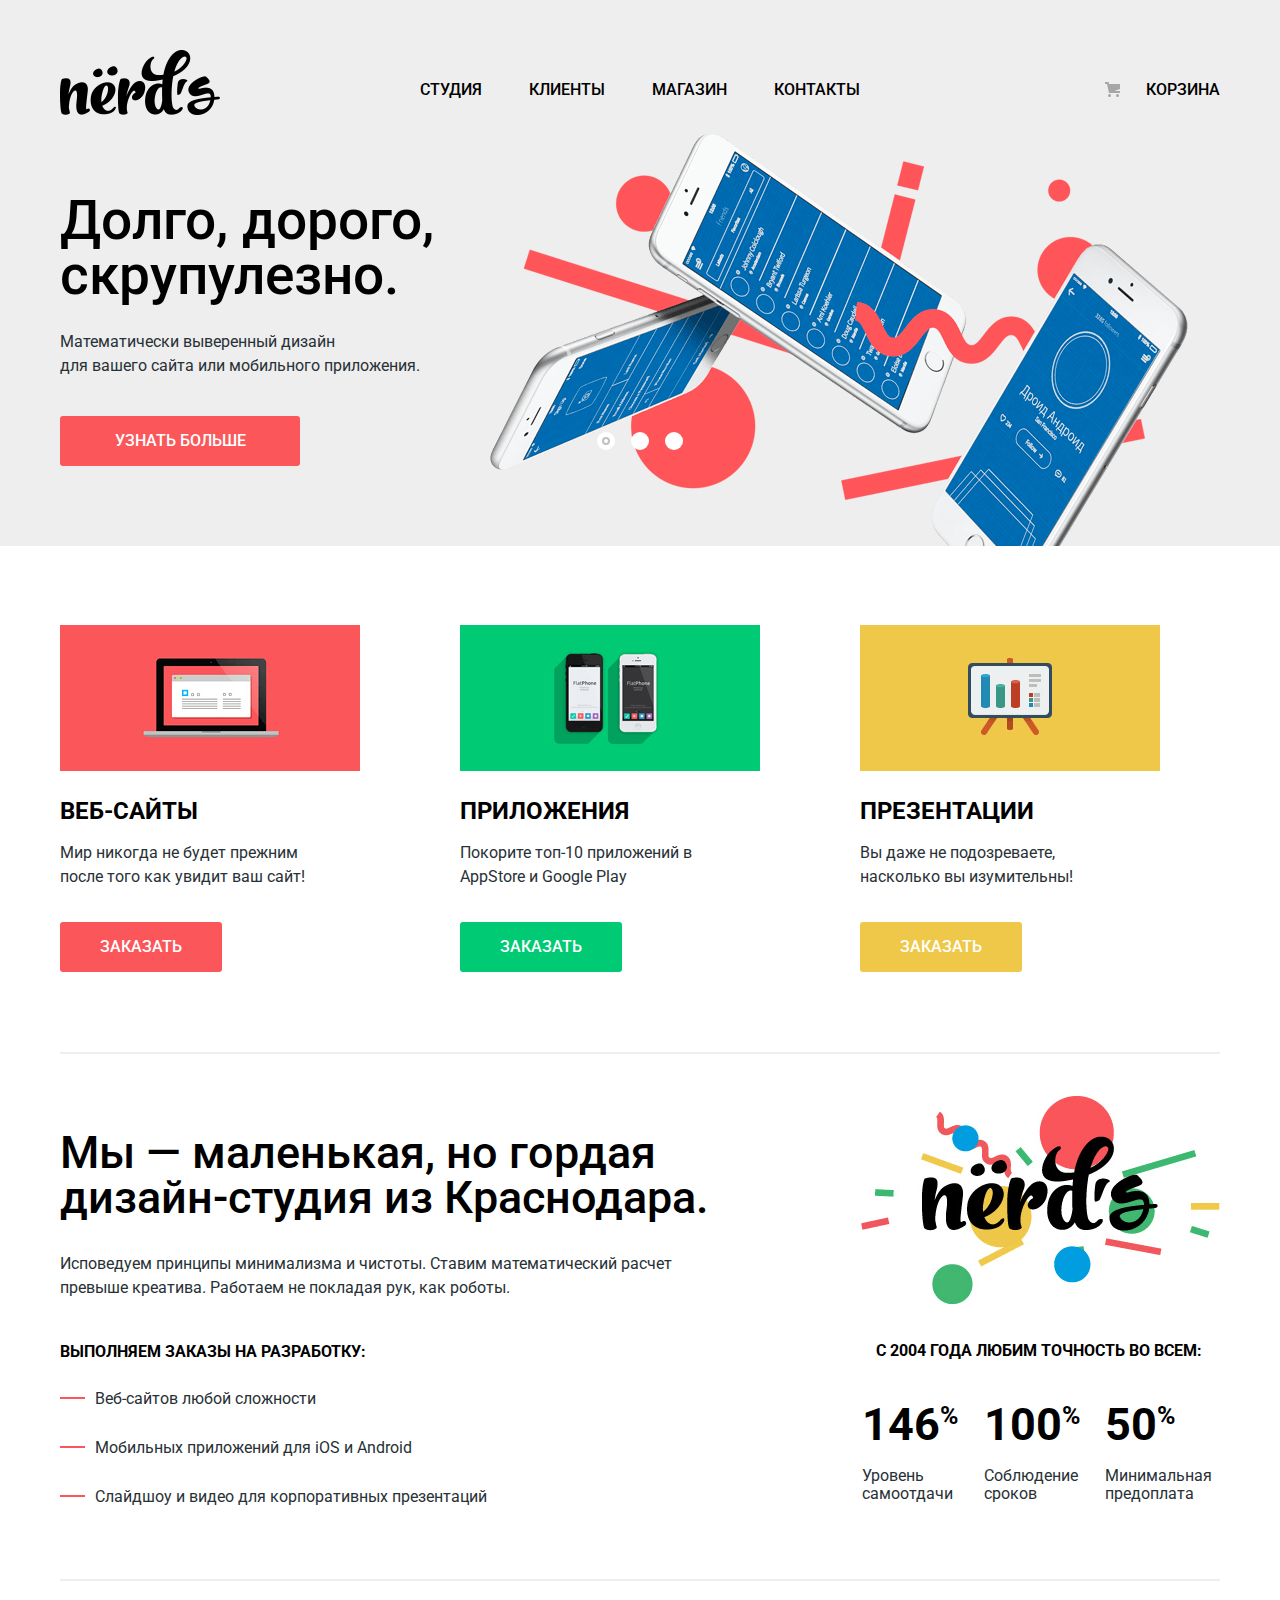
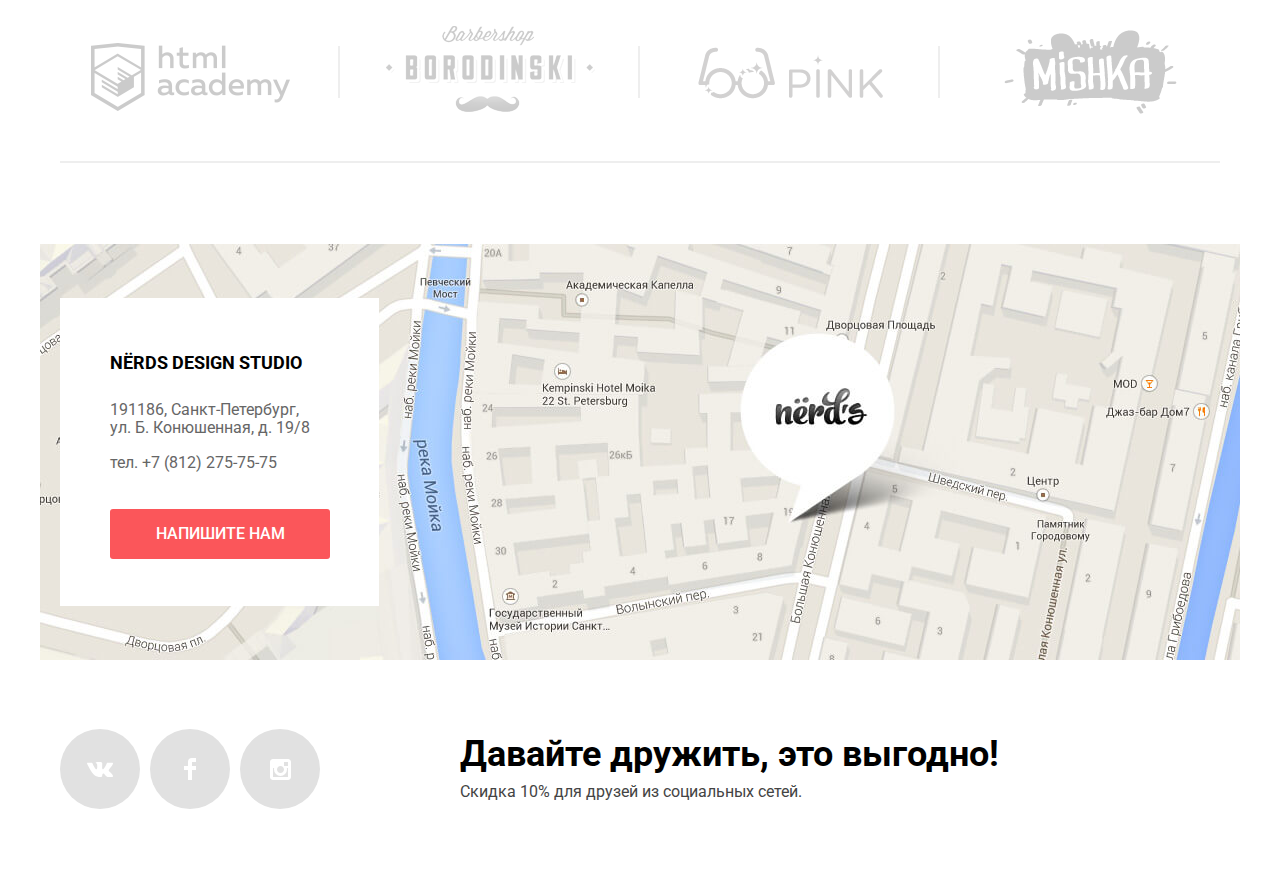
<file: index.html>
<!DOCTYPE html>
<html lang="ru">
  <head>
    <meta charset="utf-8">
    <title>HTML Academy: Нёрдс</title>
    <link href="https://fonts.googleapis.com/css?family=Roboto:400,500,700&amp;subset=cyrillic" rel="stylesheet">
    <link href="css/normalize.min.css" rel="stylesheet">
    <link href="css/style.min.css" rel="stylesheet">
  </head>
  <body>
    <header class="main-header">
      <nav class="main-navigation container">
        <div class="main-navigation-wrapper">
          <a class="main-header-logo">
            <img src="img/content/index/nerds-logo.png" width="160" height="65" alt="Логотип студии Нёрдс">
          </a>
          <ul class="site-navigation">
            <li>
              <a href="studio.html">Студия</a>
            </li>
            <li>
              <a href="customers.html">Клиенты</a>
            </li>
            <li>
              <a href="catalog.html">Магазин</a>
            </li>
            <li>
              <a href="contacts.html">Контакты</a>
            </li>
          </ul>
          <ul class="user-navigation">
            <li class="login-link" >
              <a href="#">Корзина</a>
            </li>
          </ul>
        </div>
      </nav>
      <div class="slider">
        <div class="container">
          <input class="visually-hidden" type="radio" id="product-1" name="toggle" checked>
          <input class="visually-hidden" type="radio" id="product-2" name="toggle">
          <input class="visually-hidden" type="radio" id="product-3" name="toggle">
          <div class="slider-controls">
            <label class="slider-controls-item slider-controls-item--1" for="product-1">Первый</label>
            <label class="slider-controls-item slider-controls-item--2" for="product-2">Второй</label>
            <label class="slider-controls-item slider-controls-item--3" for="product-3">Третий</label>   
          </div>
          <ul class="slider-list">
            <li class="slider-item">
              <h2>Долго, дорого,<br> скрупулезно.</h2>
              <p class="text-page">Математически выверенный дизайн <br> для вашего сайта или мобильного приложения.</p>
              <a class="slider-item-button button" href="#">Узнать больше</a>
            </li>
            <li class="slider-item">
              <h2>Любим математику как никто другой</h2>
              <p class="text-page">Никакого креатива, только математические формулы для расчета идеальных пропорций.</p>
              <a class="slider-item-button button" href="#">Узнать больше</a>
            </li>
            <li class="slider-item">
              <h2>Только ночь,<br> только хардкор</h2>
              <p class="text-page">Работать днем, как все? Мы против этого. <br> Ближе к полуночи работа только начинается.</p>
              <a class="slider-item-button button" href="#">Узнать больше</a>
            </li>
          </ul>
        </div>
      </div>
    </header>
    <main class="container main-about">
      <h1 class="visually-hidden">Студия Нёрдс</h1>
      <section class="container-shop">
        <h2 class="visually-hidden">Список услуг</h2>
        <ul class="catalog-shop">
          <li class="catalog-item">
            <h3 class="caption-item">Веб-сайты</h3>
            <p class="catalog-item-image">
              <img src="img/content/index/illustration-1.png" width="300" height="146" alt="Компьютер">
            </p>
            <p class="catalog-item-tagline text-page">Мир никогда не будет прежним после того как увидит ваш сайт!</p>
            <a class="button" href="#">Заказать</a>
          </li>
          <li class="catalog-item item-apps">
            <h3 class="caption-item">Приложения</h3>
            <p class="catalog-item-image">
              <img src="img/content/index/illustration-2.png" width="300" height="146" alt="Смартфон">
            </p>
            <p class="catalog-item-tagline text-page">Покорите топ-10 приложений в AppStore и Google Play</p>
            <a class="button" href="#">Заказать</a>
          </li>
          <li class="catalog-item item-presentations">
            <h3 class="caption-item">Презентации</h3>
            <p class="catalog-item-image">
              <img src="img/content/index/illustration-3.png" width="300" height="146" alt="Проектор">
            </p>
            <p class="catalog-item-tagline text-page">Вы даже не подозреваете, насколько вы изумительны!</p>
            <a class="button" href="#">Заказать</a>
          </li>
        </ul>
      </section>
      <section class="container-presentation">
        <h2 class="visually-hidden">О нас</h2>
        <div class="presentation-parts">
          <section class="text-presentation">
            <p class="tagline-presentation">Мы — маленькая, но гордая дизайн-студия из Краснодара.</p>
            <p class="text-page">Исповедуем принципы минимализма и чистоты. Ставим математический расчет превыше креатива. Работаем не покладая рук, как роботы.</p>
            <h3 class="presentation-services">Выполняем заказы на разработку:</h3>
            <ul class="list-services">
              <li class="text-page">Веб-сайтов любой сложности</li>
              <li class="text-page">Мобильных приложений для iOS и Android</li>
              <li class="text-page">Слайдшоу и видео для корпоративных презентаций</li>
            </ul>
          </section>
          <section class="statistics-presentation">
            <p class="logo">
              <img src="img/content/index/nerds-illustration.png" width="360" height="208" alt="Нёрдс иллюстрация">
            </p>
            <h3 class="presentation-services">с 2004 года Любим точность во всем:</h3>
            <table class="table-statistics">
              <tr class="statistics statistics-fact">
                <td class="statistics-percent">146<span class="percent">%</span></td>
                <td class="statistics-percent">100<span class="percent">%</span></td>
                <td class="statistics-percent">50<span class="percent">%</span></td>
              </tr>
              <tr class="statistics statistics-text">
                <td class="statistics-slogan">Уровень самоотдачи</td>
                <td class="statistics-slogan">Соблюдение сроков</td>
                <td class="statistics-slogan">Минимальная предоплата</td>
              </tr>
            </table>
          </section>
        </div>
      </section>
      <section class="container-customers">
        <h2 class="visually-hidden">Наши клиенты</h2>
        <ul class="list-customers">
          <li class="link-customers">
            <a class="link-client htmlacademy" href="https://up.htmlacademy.ru/htmlcss/22">
              <img src="img/content/index/logo-1.png" width="199" height="68" alt="Логотип Htmlacademy">
            </a>
          </li>
          <li class="link-customers">
            <a class="link-client borodinski" href="#">
              <img src="img/content/index/logo-2.png" width="209" height="90" alt="Логотип Borodinski">
            </a>
          </li>
          <li class="link-customers">
            <a class="link-client pink" href="#">
              <img src="img/content/index/logo-3.png" width="185" height="52" alt="Логотип Pink">
            </a>
          </li>
          <li class="link-customers">
            <a class="link-client mishka" href="#">
              <img src="img/content/index/logo-4.png" width="173" height="84" alt="Логотип Mishka">
            </a>
          </li>
        </ul>
      </section>
    </main>
    <footer class="main-footer">
      <div class="map footer-contacts">
        <div class="container-contacts" id="map-canvas">
          <img src="img/content/index/map-marker.jpg" width="1440" height="416" alt="Карта" aria-label="191186, Санкт-Петербург, ул. Б.Конюшенная, д. 19/8, тел. +7 (812)275-75-75">
          <div class="contacts">
            <h2 class="studio-names headnames">Nёrds design studio</h2>
            <p class="studio-adress">191186, Санкт-Петербург, ул.&#160;Б. Конюшенная, д. 19/8</p>
            <p class="phone">тел. +7 (812) 275-75-75</p>
            <a class="button modal-window" href="form.html">Напишите нам</a>
          </div>
        </div>
      </div>
      <div class="footer-wrapper container">
        <div class="footer-social">
          <ul>  
            <li>
              <a class="social-button" href="#"><span class="visually-hidden">Вконтакте</span>
                <svg xmlns="http://www.w3.org/2000/svg" width="26" height="15" viewBox="0 0 26 15">
                  <path fill="#FFF" d="M16.138 11.51c.956-.309 2.18 2.04 3.483 2.939.978.681 1.727.534 1.727.534l3.473-.05s1.815-.112.957-1.554c-.071-.12-.503-1.069-2.585-3.022-2.177-2.043-1.882-1.712.739-5.244 1.597-2.153 2.236-3.468 2.036-4.028-.192-.539-1.365-.399-1.365-.399L20.69.713c-.381.001-.704.119-.851.515-.003.004-.621 1.666-1.445 3.079-1.741 2.989-2.436 3.148-2.724 2.961-.661-.433-.494-1.737-.494-2.664 0-2.897.432-4.105-.846-4.417-.427-.104-.739-.172-1.828-.182-1.392-.021-2.574 0-3.244.329-.445.223-.786.712-.579.74.26.035.843.16 1.155.586.401.552.389 1.789.389 1.789s.229 3.411-.54 3.834c-.528.29-1.25-.302-2.803-3.016-.793-1.388-1.392-2.922-1.392-2.922s-.116-.285-.326-.441c-.25-.185-.6-.244-.6-.244L.848.684S.29.7.085.946c-.182.218-.015.668-.015.668s2.909 6.881 6.203 10.347c3.02 3.182 6.452 2.971 6.452 2.971h1.555s.469-.054.709-.312c.224-.24.214-.691.214-.691s-.031-2.109.935-2.419z"/>
                </svg>
              </a>
            </li>
            <li>
              <a class="social-button" href="#"><span class="visually-hidden">Фейсбук</span>
                <svg xmlns="http://www.w3.org/2000/svg" width="12" height="22" viewBox="0 0 12 22">
                  <path fill="#FFF" d="M12 4V0H8a4 4 0 0 0-4 4v4H0v4h4v10h4V12h4V8H8V4h4z"/>
                </svg>
              </a>
            </li>
            <li>
              <a class="social-button" href="#"><span class="visually-hidden">Инстаграм</span>
                <svg xmlns="http://www.w3.org/2000/svg" width="21" height="21" viewBox="0 0 21 21">
                  <path fill="#FFF" d="M18 0H3C1.35 0 0 1.35 0 3v15c0 1.65 1.35 3 3 3h15c1.65 0 3-1.35 3-3V3c0-1.65-1.35-3-3-3zm-7.5 7c1.93 0 3.5 1.57 3.5 3.5S12.43 14 10.5 14 7 12.43 7 10.5 8.57 7 10.5 7zM18 18H3V9h1.181A6.504 6.504 0 0 0 4 10.5a6.5 6.5 0 1 0 13 0 6.45 6.45 0 0 0-.181-1.5H18v9zm0-11h-4V3h4v4z"/></svg>
              </a>
            </li>
          </ul>
        </div>
        <div class="footer-down">
          <b>Давайте дружить, это выгодно!</b>
          <p>Скидка 10% для друзей из социальных сетей.</p>
        </div>
      </div>
    </footer>
    <section class="modal-form">
      <div class="modal-wrapper">
        <h2>Напишите нам</h2>
        <button class="cross-close" type="button" aria-label="Закрыть окно написать нам"></button>
        <form class="write-form" action="https://echo.htmlacademy.ru" method="post">
          <p class="appointment-item item-name">
            <label for="name-form">Ваше имя:</label>
            <input id="name-form" type="text" name="name" placeholder="Имя Фамилия">
          </p>
          <p class="appointment-item email-name">
            <label for="mail-form">Ваш e-mail:</label>
            <input id="mail-form" type="email" name="e-mail" placeholder="e-mail@example.com">
          </p>
          <p class="appointment-item message-item ">
            <label for="message-form">Текст письма:</label>
            <textarea id="message-form" name="message" placeholder="В свободной форме"></textarea>
          </p>
          <button class="button login-form" type="submit">Отправить</button>
        </form>  
      </div>
    </section>
    <script src="js/total.min.js"></script>
    </body>
</html>
</file>
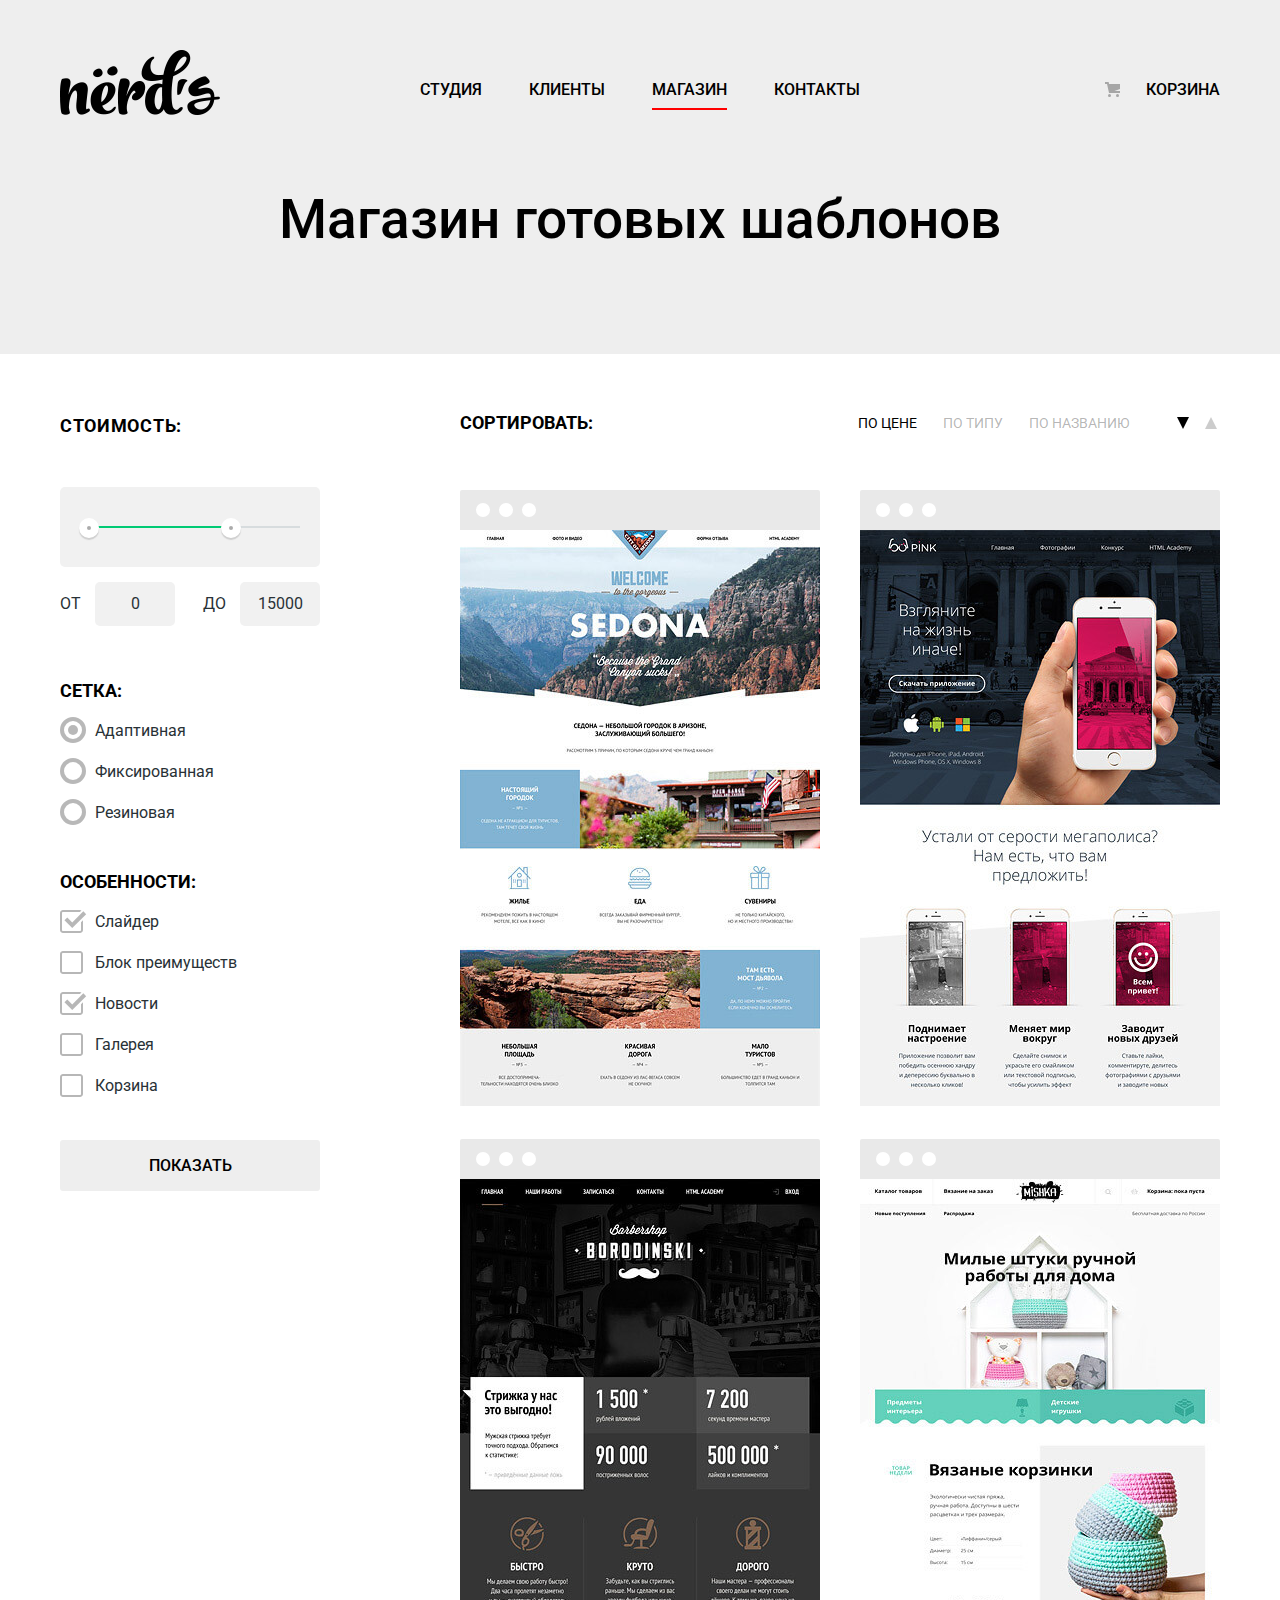
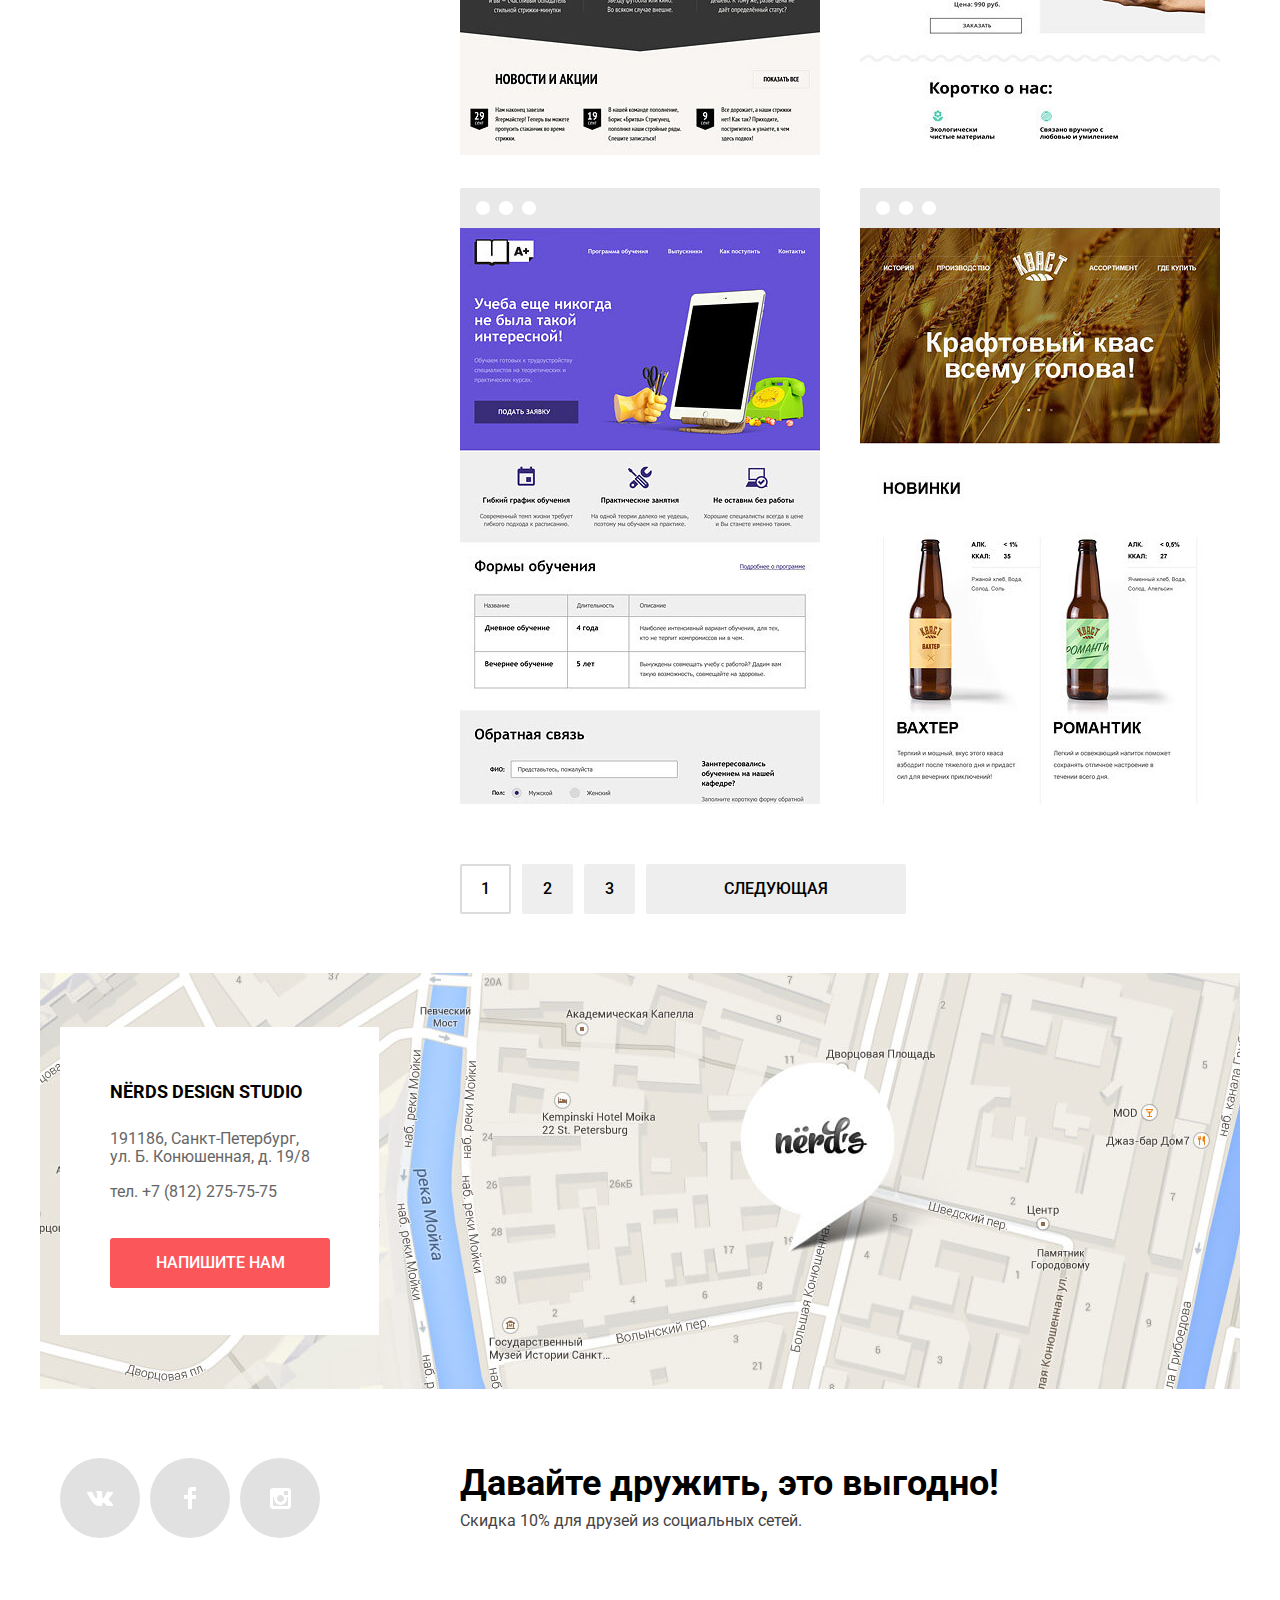
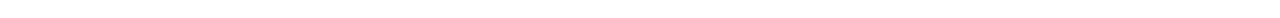
<file: catalog.html>
<!DOCTYPE html>
<html lang="ru">
  <head>
    <meta charset="utf-8">
    <title>HTML Academy: Нёрдс</title>
    <link href="https://fonts.googleapis.com/css?family=Roboto:400,500,700&amp;subset=cyrillic" rel="stylesheet">
    <link href="css/normalize.min.css" rel="stylesheet">
    <link href="css/style.min.css" rel="stylesheet">
  </head>
  <body>
    <header class="main-header catalog-page">
      <nav class="main-navigation container">
        <div class="main-navigation-wrapper wrapper-catalog">
          <a class="main-header-logo" href="index.html">
            <img src="img/content/index/nerds-logo.png" width="160" height="65" alt="Логотип студии Нёрдс">
          </a>
          <ul class="site-navigation">
            <li>
              <a href="studio.html">Студия</a>
            </li>
            <li>
              <a href="customers.html">Клиенты</a>
            </li>
            <li class="link-navigation site-navigation-current">
              <a>Магазин</a>
            </li>
            <li>
              <a href="contacts.html">Контакты</a>
            </li>
          </ul>
          <ul class="user-navigation">
            <li class="login-link" >
              <a href="#">Корзина</a>
            </li>
          </ul>
        </div>
      </nav>
      <h1 class="page-title catalog-title">Магазин готовых шаблонов</h1>
    </header>
    <main class="container main-catalog">
      <div class="main-wrapper">
        <section class="filters">
          <h2 class="visually-hidden">Фильтры для выбора готовых шаблонов</h2>
          <form class="price-filter" action="https://echo.htmlacademy.ru" method="get">
            <fieldset class="filter-item">
              <legend class="filters-text headnames">Стоимость:</legend>
              <div class="range-filter">
                <div class="range-controls">
                  <div class="scale">
                    <div class="bar"></div>
                    </div>
                  <div class="toggle toggle-min"></div>
                  <div class="toggle toggle-max"></div>
                </div>
                <div class="price-controls">
                  <label class="min-price">от <input name="min-price" type="text" value="0"></label>
                  <label class="max-price">до <input name="max-price" type="text" value="15000"></label>
                  </div>
                </div>
            </fieldset>
            <fieldset>
              <legend class="headnames filters-type">Сетка:</legend>
              <ul class="types-grid">
                <li class="filter-option">
                  <input class="visually-hidden filter-input filter-input-radio" type="radio" id="filter-adaptive" name="option" value="adaptive" checked>
                  <label class="filterstext" for="filter-adaptive">Адаптивная</label>
                </li>
                <li class="filter-option">
                  <input class="visually-hidden filter-input filter-input-radio" type="radio" id="filter-fixed" name="option" value="fixe">
                  <label class="filterstext" for="filter-fixed">Фиксированная</label>
                </li>
                <li class="filter-option">
                  <input class="visually-hidden filter-input filter-input-radio" type="radio" id="filter-rubber" name="option" value="rubber">
                  <label class="filterstext" for="filter-rubber">Резиновая</label>
                </li>
              </ul>
            </fieldset>
            <fieldset>
              <legend class="headnames filters-type">Особенности:</legend>
              <ul class="types-options">
                <li class="filter-option">
                  <input class="visually-hidden filter-input filter-input-checkbox" type="checkbox" id="filter-slider" name="slider" checked>
                  <label class="filterstext" for="filter-slider">Слайдер</label>
                </li>
                <li class="filter-option">
                  <input class="visually-hidden filter-input filter-input-checkbox" type="checkbox" id="filter-advantblock" name="advantblock">
                  <label class="filterstext" for="filter-advantblock">Блок преимуществ</label>
                </li>
                <li class="filter-option">
                  <input class="visually-hidden filter-input filter-input-checkbox" type="checkbox" id="filter-news" name="news" checked>
                  <label class="filterstext" for="filter-news">Новости</label>
                </li>
                <li class="filter-option">
                  <input class="visually-hidden filter-input filter-input-checkbox" type="checkbox" id="filter-gallery" name="gallery">
                  <label class="filterstext" for="filter-gallery">Галерея</label>
                </li>
                <li class="filter-option">
                  <input class="visually-hidden filter-input filter-input-checkbox" type="checkbox" id="filter-basket" name="basket">
                  <label class="filterstext" for="filter-basket">Корзина</label>
                </li>
              </ul>
            </fieldset>
            <button class="filter-button button" type="submit">Показать</button>
          </form>
        </section>
          <section class="shop">
            <div class="shop-progress">
              <h2 class="headnames">Сортировать:</h2>
              <ul class="pricesort">
                <li>
                  <a class="current-sort" href="#">По цене</a>
                </li>
                <li>
                  <a href="#">По типу</a>
                </li>
                <li>
                  <a href="#">По названию</a>
                </li>
              </ul>
              <ul class="pricecursor">
                <li>
                  <a class="sorting current-sort" href="#">По убыванию</a>
                </li>
                <li>
                  <a class="sorting pricecursor-down" href="#">По возрастанию</a>
                </li>
              </ul>
            </div>
            <ul class="shop-catalog">
              <li class="shop-card">
                <p class="card-points">
                  <span class="circle"></span>
                  <span class="circle"></span>
                  <span class="circle"></span>
                </p>
                <p class="card-img">
                  <img src="img/content/catalog/img-sedona.jpg" width="360" height="576" alt="Sedona">
                </p>
                <div class="card-link">
                  <h2><a class="head-link headnames" href="sedona.html">Sedona</a></h2>
                  <p>Информационный сайт для&#160;туристов</p>
                  <a class="button card-item-price" href="sedona.html">9 900 руб.</a>
                </div>
              </li>
              <li class="shop-card">
                <p class="card-points">
                  <span class="circle"></span>
                  <span class="circle"></span>
                  <span class="circle"></span>
                </p>
                <p class="card-img">
                  <img src="img/content/catalog/img-pink.jpg" width="360" height="576" alt="pink">
                </p>
                <div class="card-link">
                  <h2><a class="head-link headnames" href="pink.html">Pink</a></h2>
                  <p>Продуктовый лендинг приложения для iOS и Android</p>
                  <a class="button card-item-price" href="pink.html">9 900 руб.</a>
                </div>
              </li>
              <li class="shop-card">
                <p class="card-points">
                  <span class="circle"></span>
                  <span class="circle"></span>
                  <span class="circle"></span>
                </p>
                <p class="card-img">
                  <img src="img/content/catalog/img-barbershop.jpg" width="360" height="576" alt="Borodinski">
                </p>
                <div class="card-link">
                  <h2><a class="head-link headnames" href="borodinski.html">Borodinski</a></h2>
                  <p>Барбершоп Borodinski</p>
                  <a class="button card-item-price" href="borodinski.html">9 900 руб.</a>
                </div>
              </li>
              <li class="shop-card">
                <p class="card-points">
                  <span class="circle"></span>
                  <span class="circle"></span>
                  <span class="circle"></span>
                </p>
                <p class="card-img">
                  <img src="img/content/catalog/img-mishka.jpg" width="360" height="576" alt="Mishka">
                </p>
                <div class="card-link">
                  <h2><a class="head-link headnames" href="mishka.html">Mishka</a></h2>
                  <p>Милые штуки ручной работы</p>
                  <a class="button card-item-price" href="mishka.html">9 900 руб.</a>
                </div>
              </li>
              <li class="shop-card">
                <p class="card-points">
                  <span class="circle"></span>
                  <span class="circle"></span>
                  <span class="circle"></span>
                </p>
                <p class="card-img">
                  <img src="img/content/catalog/img-aplus.jpg" width="360" height="576" alt="Aplus">
                </p>
                <div class="card-link">
                  <h2><a class="head-link headnames" href="aplus.html">Aplus</a></h2>
                  <p>Учись</p>
                  <a class="button card-item-price" href="aplus.html">9 900 руб.</a>
                </div>
              </li>
              <li class="shop-card">
                <p class="card-points">
                  <span class="circle"></span>
                  <span class="circle"></span>
                  <span class="circle"></span>
                </p>
                <p class="card-img">
                  <img src="img/content/catalog/img-kvast.jpg" width="360" height="576" alt="Kvast">
                </p>
                <div class="card-link">
                  <h2><a class="head-link headnames" href="kvast.html">Kvast</a></h2>
                  <p>Пей квас</p>
                  <a class="button card-item-price" href="kvast.html">9 900 руб.</a>
                </div>
              </li>
            </ul>
          <div class="pagination">
            <ul class="pagination-list">
              <li class="pagination-item pagination-item-current">
                <a>1</a>
              </li>
              <li class="pagination-item">
                <a href="#">2</a>
              </li>
              <li class="pagination-item">
                <a href="#">3</a>
              </li>
              <li class="pagination-item next">
                <a href="#">Следующая</a>
              </li>
            </ul>
          </div>
        </section>
      </div>
    </main>
    <footer class="main-footer">
      <div class="map footer-contacts">
        <div class="container-contacts">
          <img src="img/content/index/map-marker.jpg" width="1440" height="416" alt="Карта" aria-label="191186, Санкт-Петербург, ул. Б.Конюшенная, д. 19/8, тел. +7 (812)275-75-75">
          <div class="contacts">
            <h2 class="studio-names headnames">Nёrds design studio</h2>
            <p class="studio-adress">191186, Санкт-Петербург, ул.&#160;Б. Конюшенная, д. 19/8</p>
            <p class="phone">тел. +7 (812) 275-75-75</p>
            <a class="button modal-window" href="form.html">Напишите нам</a>
          </div>
        </div>
      </div>
      <div class="footer-wrapper container">
        <div class="footer-social">
          <ul>  
            <li>
              <a class="social-button" href="#"><span class="visually-hidden">Вконтакте</span>
                <svg xmlns="http://www.w3.org/2000/svg" width="26" height="15" viewBox="0 0 26 15">
                  <path fill="#FFF" d="M16.138 11.51c.956-.309 2.18 2.04 3.483 2.939.978.681 1.727.534 1.727.534l3.473-.05s1.815-.112.957-1.554c-.071-.12-.503-1.069-2.585-3.022-2.177-2.043-1.882-1.712.739-5.244 1.597-2.153 2.236-3.468 2.036-4.028-.192-.539-1.365-.399-1.365-.399L20.69.713c-.381.001-.704.119-.851.515-.003.004-.621 1.666-1.445 3.079-1.741 2.989-2.436 3.148-2.724 2.961-.661-.433-.494-1.737-.494-2.664 0-2.897.432-4.105-.846-4.417-.427-.104-.739-.172-1.828-.182-1.392-.021-2.574 0-3.244.329-.445.223-.786.712-.579.74.26.035.843.16 1.155.586.401.552.389 1.789.389 1.789s.229 3.411-.54 3.834c-.528.29-1.25-.302-2.803-3.016-.793-1.388-1.392-2.922-1.392-2.922s-.116-.285-.326-.441c-.25-.185-.6-.244-.6-.244L.848.684S.29.7.085.946c-.182.218-.015.668-.015.668s2.909 6.881 6.203 10.347c3.02 3.182 6.452 2.971 6.452 2.971h1.555s.469-.054.709-.312c.224-.24.214-.691.214-.691s-.031-2.109.935-2.419z"/>
                </svg>
              </a>
            </li>
            <li>
              <a class="social-button" href="#"><span class="visually-hidden">Фейсбук</span>
                <svg xmlns="http://www.w3.org/2000/svg" width="12" height="22" viewBox="0 0 12 22">
                  <path fill="#FFF" d="M12 4V0H8a4 4 0 0 0-4 4v4H0v4h4v10h4V12h4V8H8V4h4z"/>
                </svg>
              </a>
            </li>
            <li>
              <a class="social-button" href="#"><span class="visually-hidden">Инстаграм</span>
                <svg xmlns="http://www.w3.org/2000/svg" width="21" height="21" viewBox="0 0 21 21">
                  <path fill="#FFF" d="M18 0H3C1.35 0 0 1.35 0 3v15c0 1.65 1.35 3 3 3h15c1.65 0 3-1.35 3-3V3c0-1.65-1.35-3-3-3zm-7.5 7c1.93 0 3.5 1.57 3.5 3.5S12.43 14 10.5 14 7 12.43 7 10.5 8.57 7 10.5 7zM18 18H3V9h1.181A6.504 6.504 0 0 0 4 10.5a6.5 6.5 0 1 0 13 0 6.45 6.45 0 0 0-.181-1.5H18v9zm0-11h-4V3h4v4z"/></svg>
              </a>
            </li>
          </ul>
        </div>
        <div class="footer-down">
          <b>Давайте дружить, это выгодно!</b>
          <p>Скидка 10% для друзей из социальных сетей.</p>
        </div>
      </div>
    </footer>
    <section class="modal-form">
      <div class="modal-wrapper">
        <h2>Напишите нам</h2>
        <button class="cross-close" type="button" aria-label="Закрыть окно написать нам"></button>
        <form class="write-form" action="https://echo.htmlacademy.ru" method="post">
          <p class="appointment-item item-name">
            <label for="name-form">Ваше имя:</label>
            <input id="name-form" type="text" name="name" placeholder="Имя Фамилия">
          </p>
          <p class="appointment-item email-name">
            <label for="mail-form">Ваш e-mail:</label>
            <input id="mail-form" type="email" name="e-mail" placeholder="e-mail@example.com">
          </p>
          <p class="appointment-item message-item ">
            <label for="message-form">Текст письма:</label>
            <textarea id="message-form" name="message" placeholder="В свободной форме"></textarea>
          </p>
          <button class="button login-form" type="submit">Отправить</button>
        </form>  
      </div>
    </section>
    <script src="js/total.min.js"></script>
  </body>
</html>
</file>
<file: css/style.min.css>
@-webkit-keyframes bounce{0%{opacity:.25}25%{opacity:.5}50%{opacity:.75}to{opacity:1}}@keyframes bounce{0%{opacity:.25}25%{opacity:.5}50%{opacity:.75}to{opacity:1}}@-webkit-keyframes swing{0%,to{top:50%;left:50%;-webkit-transform:translate(-50%,-50%) rotate(0deg);transform:translate(-50%,-50%) rotate(0deg)}20%{top:50%;left:50%;-webkit-transform:translate(-50%,-50%) rotate(15deg);transform:translate(-50%,-50%) rotate(15deg)}40%{top:50%;left:50%;-webkit-transform:translate(-50%,-50%) rotate(-10deg);transform:translate(-50%,-50%) rotate(-10deg)}60%{top:50%;left:50%;-webkit-transform:translate(-50%,-50%) rotate(5deg);transform:translate(-50%,-50%) rotate(5deg)}80%{top:50%;left:50%;-webkit-transform:translate(-50%,-50%) rotate(-5deg);transform:translate(-50%,-50%) rotate(-5deg)}}@keyframes swing{0%,to{top:50%;left:50%;-webkit-transform:translate(-50%,-50%) rotate(0deg);transform:translate(-50%,-50%) rotate(0deg)}20%{top:50%;left:50%;-webkit-transform:translate(-50%,-50%) rotate(15deg);transform:translate(-50%,-50%) rotate(15deg)}40%{top:50%;left:50%;-webkit-transform:translate(-50%,-50%) rotate(-10deg);transform:translate(-50%,-50%) rotate(-10deg)}60%{top:50%;left:50%;-webkit-transform:translate(-50%,-50%) rotate(5deg);transform:translate(-50%,-50%) rotate(5deg)}80%{top:50%;left:50%;-webkit-transform:translate(-50%,-50%) rotate(-5deg);transform:translate(-50%,-50%) rotate(-5deg)}}body{margin:0;padding:0;min-width:1200px;font-family:"Roboto",Arial,sans-serif;font-size:16px;line-height:24px;font-weight:400;color:#283136}img{display:block;max-width:100%;height:auto}.visually-hidden:not(:focus):not(:active),input[type=checkbox].visually-hidden,input[type=radio].visually-hidden{position:absolute;width:1px;height:1px;margin:-1px;border:0;padding:0;white-space:nowrap;-webkit-clip-path:inset(100%);clip-path:inset(100%);clip:rect(0 0 0 0);overflow:hidden}a{text-decoration:none}.main-header{background-color:#eee}.main-navigation a[href]:focus,.main-navigation a[href]:hover{opacity:.8}.main-navigation a[href]:active{opacity:.3}.main-navigation{font-size:16px;line-height:30px;font-weight:500;color:#000;text-transform:uppercase;background-color:#eee}.site-navigation a,.user-navigation a{color:#000}.site-navigation a[href]:focus,.site-navigation a[href]:hover,.user-navigation a[href]:focus,.user-navigation a[href]:hover{color:#fb565a}.site-navigation a[href]:active,.user-navigation a[href]:active{color:rgba(0,0,0,.3)}.site-navigation-current a{padding-bottom:9px;border-bottom:2px solid red}.slider{position:relative;background-color:#eee}.slider-controls{position:absolute;left:50%;bottom:104px;z-index:100;width:160px;height:18px;text-align:center;font-size:0;-webkit-transform:translateX(-50%);-ms-transform:translateX(-50%);transform:translateX(-50%)}.slider-controls label{position:relative;display:inline-block;vertical-align:top;width:18px;height:18px;padding:8px;border-radius:50%;cursor:pointer}.slider-controls label::after{content:"";position:absolute;top:8px;left:8px;z-index:1;width:18px;height:18px;background:#fff;border-radius:50%}.slider-controls .active::before{content:"";position:absolute;left:50%;top:50%;z-index:2;width:4px;height:4px;margin:-4px;background-color:inherit;border:2px solid #c1c1c1;border-radius:50%}.slider-list{margin:0;padding:0;list-style:none}.slider-item{display:none;padding:78px 0 80px}.slider-item:nth-child(1){background-image:url(../img/decor/slide1.png);background-repeat:no-repeat;background-position:93% 18px}.slider-item:nth-child(2),.slider-item:nth-child(3){background-image:url(../img/decor/slide2.png);background-repeat:no-repeat;background-position:100% 0}.slider-item:nth-child(3){background-image:url(../img/decor/slide3.png);background-position:100% 20px}#product-1:checked~.slider-list .slider-item:nth-child(1),#product-2:checked~.slider-list .slider-item:nth-child(2),#product-3:checked~.slider-list .slider-item:nth-child(3){display:block}#product-1:checked~.slider-controls .slider-controls-item--1::before,#product-2:checked~.slider-controls .slider-controls-item--2::before,#product-3:checked~.slider-controls .slider-controls-item--3::before{content:"";position:absolute;left:50%;top:50%;z-index:2;width:4px;height:4px;margin:-4px;background-color:inherit;border:2px solid #c1c1c1;border-radius:50%}.slider-item h2{width:600px;margin:0 0 27px;font-size:55px;line-height:55px;font-weight:500;color:#000}.slider-item p{max-width:430px;margin:0 0 38px}.button{display:block;padding:16px 0;font-size:16px;line-height:18px;font-weight:500;color:#fff;vertical-align:middle;text-align:center;text-transform:uppercase;background-color:#fb565a;border:0;border-radius:3px}.button:focus,.button:hover,.catalog-item .button:focus,.catalog-item .button:hover{background-color:#e74246}.button:active,.catalog-item .button:active{color:rgba(255,255,255,.3);background-color:#d7373b;-webkit-box-shadow:0 3px rgba(0,0,0,.1) inset;box-shadow:0 3px rgba(0,0,0,.1) inset}.slider-item-button{width:240px;padding:16px 0}.page-title{font-size:55px;line-height:55px;font-weight:500;text-align:center;color:#000}.catalog-shop,.list-services{list-style:none}.filters ul,.pagination ul,.pagination-list{margin:0;padding:0;list-style:none}.pagination ul{display:-webkit-box;display:-ms-flexbox;display:flex;-ms-flex-wrap:wrap;flex-wrap:wrap}.pagination-item{margin-right:11px}.pagination-item:last-child{margin-right:0}.pagination-item a{display:block;padding:16px 21px;font-size:16px;line-height:18px;font-weight:500;color:#000;background-color:#eee;border-radius:2px}.pagination-item a[href]:hover{color:#000;background-color:#dfdfdf}.pagination-item a[href]:focus{color:rgba(0,0,0,.3);background-color:#d5d5d5}.pagination-item a[href]:active{color:rgba(0,0,0,.3);background-color:#d5d5d5;-webkit-box-shadow:0 3px rgba(0,1,1,.1) inset;box-shadow:0 3px rgba(0,1,1,.1) inset}.pagination-item-current a{background-color:#fff;-webkit-box-shadow:0 0 0 2px #dbdbdb inset;box-shadow:0 0 0 2px #dbdbdb inset}.caption-item,.next a{text-transform:uppercase}.next a{padding:16px 78px}.caption-item{font-size:24px;line-height:30px;font-weight:700;color:#000}.tagline-presentation{font-size:45px;line-height:45px;font-weight:500;color:#000}.presentation-services{font-size:16px;font-weight:700;color:#000;text-transform:uppercase}.percent,.statistics-percent{line-height:10px;font-weight:700}.statistics-percent{color:#000;font-size:45px}.percent{font-size:25px;vertical-align:super}.filters fieldset{margin:0;padding:0;border:0}.headnames{font-size:18px;line-height:30px;font-weight:700;text-transform:uppercase;color:#000}.filters-type{margin-bottom:13px}.filter-item{margin:0;padding:0;border:0}.price-filter{width:260px;padding-top:6px}.price-filter fieldset{margin-bottom:42px}.price-filter fieldset:first-child{margin-bottom:50px}.price-filter fieldset:last-child{margin-bottom:47px}.range-filter{width:260px;margin-top:49px}.filter-item legend{font-size:18px;line-height:24px;text-transform:uppercase;font-weight:700;letter-spacing:.7px}.range-controls{position:relative;height:41px;margin-bottom:15px;padding-top:39px;padding-right:20px;padding-left:20px;background-color:#f1f1f1;border-radius:5px}.range-controls .scale{height:2px;background:#d7dcde}.range-controls .bar{width:70%;height:2px;background:#00ca74}.bar{margin-left:0;width:65%}.range-controls .toggle{position:absolute;top:31px;left:0;width:4px;height:4px;padding:0;border:8px solid #fff;background-color:#ababab;-webkit-box-shadow:0 2px 1px 0 #cfcfcf;box-shadow:0 2px 1px 0 #cfcfcf;border-radius:50%;cursor:pointer}.range-controls .toggle-min{left:19px}.range-controls .toggle-max{left:161px}.price-controls{font-size:0}.price-controls label{display:inline-block;vertical-align:top;width:50%;font-size:16px;text-transform:uppercase}.price-controls input{width:60px;margin-left:10px;padding:10px;font:inherit;text-align:center;color:#283136;border:0;border-radius:5px;background:#f1f1f1}.max-price{text-align:right}.filter-option{margin-bottom:17px}.types-grid li:last-child,.types-options li:last-child{margin-bottom:0}.filter-option label{position:relative;display:block;padding-left:35px;cursor:pointer;-webkit-user-select:none;-moz-user-select:none;-ms-user-select:none;user-select:none}.filter-input-radio+label::before{content:"";position:absolute;top:-2px;left:0;width:18px;height:18px;border:4px solid #4d4d4d;border-radius:50%;opacity:.4}.filter-input-radio:checked+label::after{content:"";position:absolute;top:6px;left:8px;width:10px;height:10px;background-color:#4d4d4d;border-radius:50%;opacity:.4}.filter-input-checkbox+label::before{content:"";position:absolute;left:0;top:0;width:23px;height:23px;background-image:url(../img/decor/checkbox-off.svg);background-repeat:no-repeat;background-position:0 0;opacity:.4}.filter-input-checkbox:checked+label::before{content:"";position:absolute;left:0;top:0;width:27px;height:23px;background-image:url(../img/decor/checkbox-on.svg);background-repeat:no-repeat;background-position:0 0;opacity:.4}.filter-input+label:focus::before,.filter-input+label:hover::before,.filter-input:checked+label:focus::after,.filter-input:checked+label:hover::after{border-color:#4d4d4d;opacity:1}.filter-input+label:focus,.filter-input+label:hover,.filter-input:checked+label:focus,.filter-input:checked+label:hover{color:#000;opacity:1}.filter-option input[type=checkbox]:focus+label::after,.filter-option input[type=checkbox]:focus+label::before,.filter-option input[type=radio]:focus+label::after,.filter-option input[type=radio]:focus+label::before{color:#000;opacity:1}.filter-input:disabled+label{list-style:none;color:rgba(40,49,54,.3);border-color:rgba(40,49,54,.3)}.filter-input:disabled+label::after,.filter-input:disabled+label::before{opacity:.1}.filter-button{padding:17px 88px 16px 89px;color:#000;background-color:#eee}.filter-button:focus,.filter-button:hover{color:#000;background-color:#dfdfdf}.filter-button:active{color:rgba(0,0,0,.3);background-color:#d5d5d5;-webkit-box-shadow:0 3px rgba(0,0,0,.1) inset;box-shadow:0 3px rgba(0,0,0,.1) inset}.shop{width:760px}.pricesort li,.shop-progress h2,.shop-progress ul{padding:0;list-style:none}.shop-progress ul{margin:0}.shop-progress{display:-webkit-box;display:-ms-flexbox;display:flex;-ms-flex-wrap:wrap;flex-wrap:wrap;margin-bottom:52px}.shop-progress h2{margin:0 265px 0 0}ul.pricesort{margin-right:47px}.pricesort li{margin:0 26px 0 0;padding-top:6px;font-size:14px;line-height:18px;font-weight:400;text-transform:uppercase;color:rgba(0,0,0,.3)}.catalog-shop li:last-child,.pricesort li:last-child,.site-navigation li:last-child{margin-right:0}.pricesort{display:-webkit-box;display:-ms-flexbox;display:flex;-webkit-box-pack:justify;-ms-flex-pack:justify;justify-content:space-between}.pricesort a:focus,.pricesort a:hover{color:rgba(0,0,0,.6)}.pricesort a.current-sort,.pricesort a:active{color:#000}.pricecursor,a.sorting{display:-webkit-box;display:-ms-flexbox;display:flex}.pricecursor{-webkit-box-pack:justify;-ms-flex-pack:justify;justify-content:space-between;-ms-flex-item-align:center;align-self:center;margin:0;padding:0;list-style:none;width:40px}a.sorting{content:"";-webkit-box-sizing:border-box;box-sizing:border-box;width:11px;height:10px;font-size:0;border:12px solid #000;border-bottom-width:0;border-right-width:6px;border-left-width:6px;border-right-color:transparent;border-left-color:transparent;opacity:.2}a.pricecursor-down{-webkit-transform:rotate(180deg);-ms-transform:rotate(180deg);transform:rotate(180deg)}a.sorting:focus,a.sorting:hover{opacity:.5}.pricecursor a.current-sort,a.sorting:active{opacity:1}.shop ul,a.current-sort{list-style:none}.link-customers a{opacity:.2}.link-custimers a:focus,.link-customers a:hover{opacity:1}.link-customers a:active{opacity:.1}.shop-progress a{color:rgba(0,0,0,.3)}.main-footer p{font-size:16px;line-height:18px;color:#666}.footer-social a{color:#283136;text-decoration:none}.footer-down b{font-size:36px;line-height:36px;font-weight:700;color:#000}.footer-down p{font-size:16px;line-height:22px;font-weight:400;color:#444}.container{width:1200px;margin:0 auto;padding:0 20px;-webkit-box-sizing:border-box;box-sizing:border-box}.catalog-page{padding-bottom:107px}.main-navigation,.main-navigation-wrapper{display:-webkit-box;display:-ms-flexbox;display:flex;-webkit-box-orient:vertical;-webkit-box-direction:normal;-ms-flex-direction:column;flex-direction:column}.main-navigation-wrapper{-webkit-box-align:start;-ms-flex-align:start;align-items:flex-start;-webkit-box-orient:horizontal;-ms-flex-direction:row;flex-direction:row;width:100%;padding-top:50px}.wrapper-catalog{margin-bottom:77px}.main-header-logo{width:160px;height:65px;margin-right:200px}.site-navigation,.user-navigation{display:-webkit-box;display:-ms-flexbox;display:flex;-ms-flex-wrap:wrap;flex-wrap:wrap;padding:0;list-style:none}.site-navigation{-webkit-box-pack:start;-ms-flex-pack:start;justify-content:flex-start;width:500px;margin:0}.user-navigation{max-width:140px;margin:0 0 0 auto}.site-navigation li,.user-navigation li{display:block;margin-top:25px;margin-right:47px;margin-bottom:5px;vertical-align:middle;color:#000}.user-navigation li{margin-right:0;position:relative;padding-left:50px}.login-link::before{content:"";position:absolute;top:7px;left:9px;width:16px;height:16px;background-image:url(../img/decor/cart-icon.svg);background-repeat:no-repeat;background-position:0 0}.catalog-title{margin:0;padding:0}.container-shop{padding-bottom:80px;border-bottom:2px solid #eee}.catalog-shop,li.catalog-item{display:-webkit-box;display:-ms-flexbox;display:flex;padding:0}.catalog-shop{-ms-flex-wrap:wrap;flex-wrap:wrap;margin:0}li.catalog-item{-webkit-box-orient:vertical;-webkit-box-direction:normal;-ms-flex-direction:column;flex-direction:column;width:300px;margin:0 100px 0 0;list-style:none}.catalog-item h3{-webkit-box-ordinal-group:3;-ms-flex-order:2;order:2;margin-top:25px;margin-bottom:15px;margin-left:0}.catalog-item-tagline{-webkit-box-ordinal-group:4;-ms-flex-order:3;order:3;display:block;max-width:245px;margin:0 0 33px;padding:0}p.catalog-item-image{-webkit-box-ordinal-group:2;-ms-flex-order:1;order:1;width:300px;height:146px;margin:0}.catalog-item .button{-ms-flex-item-align:start;align-self:flex-start;-webkit-box-ordinal-group:5;-ms-flex-order:4;order:4;padding-right:40px;padding-left:40px}.item-apps a.button{background-color:#00ca74}.item-apps a.button:focus,.item-apps a.button:hover{background-color:#00bc6c}.item-apps a.button:active{background-color:#00aa62}.item-presentations a.button{background-color:#efc84a}.item-presentations a.button:focus,.item-presentations a.button:hover{background-color:#eab534}.item-presentations a.button:active{background-color:#e5a722}.container-presentation{padding-top:26px;padding-bottom:70px;border-bottom:2px solid #eee}.presentation-parts{display:-webkit-box;display:-ms-flexbox;display:flex;-webkit-box-pack:justify;-ms-flex-pack:justify;justify-content:space-between}.text-presentation{width:660px;padding-top:50px}.text-presentation p{margin:0;padding:0}.text-presentation p:first-child{margin-bottom:32px}.text-presentation p:nth-child(2){margin-bottom:40px}.text-presentation h3,.text-presentation ul{padding:0;list-style:none;margin:0 0 23px}.text-presentation ul{margin:0}.list-services li{padding-left:35px;margin-bottom:25px;position:relative}.list-services li:last-child{margin-bottom:0}.list-services li::before{content:"";position:absolute;top:0;left:0;margin-top:10px;width:25px;border-bottom:2px solid #fb565a}.statistics-presentation{width:360px;padding-top:16px}.statistics-presentation h3,.statistics-presentation p{padding:0;list-style:none}.statistics-presentation table{margin:0;padding:0;list-style:none}.statistics-presentation p{margin:0 0 35px}.statistics-presentation h3{margin:0 0 46px;padding-left:16px}.statistics-slogan{line-height:18px}.statistics td{padding:0 20px 0 0}.statistics-fact td{padding-bottom:35px}.statistics td:last-child{padding-right:0}.container-customers{width:1160px;border-bottom:2px solid #eee}.list-customers{display:-webkit-box;display:-ms-flexbox;display:flex;-ms-flex-wrap:wrap;flex-wrap:wrap;-webkit-box-pack:justify;-ms-flex-pack:justify;justify-content:space-between;margin:0;padding:0;list-style:none}.link-customers{position:relative;width:260px;height:180px}.link-customers::after{content:"";position:absolute;top:65px;right:-20px;width:2px;height:52px;border-right:2px solid #eee}.link-customers:last-child::after{content:"";position:absolute;top:65px;right:-20px;width:2px;height:52px;border-right:none}.link-customers a{display:-webkit-box;display:-ms-flexbox;display:flex;width:260px;min-height:180px;margin:0 auto}.link-client img{max-width:100%;height:auto;margin:auto}.htmlacademy img{margin-top:62px}.borodinski img{margin-top:45px}.pink img{margin-top:66px}.mishka img{margin-top:49px}.main-about,.main-catalog{display:block;padding-top:54px;padding-bottom:59px}.main-about{padding-top:79px;padding-bottom:81px}.main-wrapper,ul.shop-catalog{display:-webkit-box;display:-ms-flexbox;display:flex;-webkit-box-pack:justify;-ms-flex-pack:justify;justify-content:space-between}.main-wrapper{list-style:none}ul.shop-catalog{-ms-flex-wrap:wrap;flex-wrap:wrap;margin:0 0 60px;padding:0}.main-wrapper,.shop-card p{margin:0;padding:0}.card-link h2,.card-link p{padding:0}.shop-catalog li{width:360px;height:616px;margin:0 0 33px;padding:0;list-style:none}.shop-catalog li:nth-last-child(1),.shop-catalog li:nth-last-child(2){margin-bottom:0}.card-points{width:360px;height:40px;background-color:#e9e9e9;border-top-left-radius:2px;border-top-right-radius:2px}.shop-card:focus,.shop-card:hover{-webkit-box-shadow:0 6px 15px 0 rgba(0,1,1,.25);box-shadow:0 6px 15px 0 rgba(0,1,1,.25)}.shop-card:focus .card-points,.shop-card:hover .card-points{background-color:#4d4d4d}.shop-card:focus .card-link,.shop-card:hover .card-link{display:block}.shop-card{position:relative}.card-link{position:absolute;bottom:0;left:0;display:none;-webkit-box-sizing:border-box;box-sizing:border-box;width:360px;padding-top:31px;padding-bottom:43px;text-align:center;background-color:#e9e9e9}.card-link h2,.card-link p{margin:0 auto 14px;text-align:center}.card-link p{width:240px;max-height:300px;margin:0 auto 32px;line-height:18px;color:#666}.card-link a{margin:0 auto;width:200px}.footer-contacts img,p.card-points{display:-webkit-box;display:-ms-flexbox;display:flex}p.card-points{-webkit-box-sizing:border-box;box-sizing:border-box;padding-top:13px;padding-left:16px;position:relative}.circle{display:block;width:14px;height:14px;margin-right:9px;background-color:#fff;border-radius:50%}.footer-contacts{height:415px;margin-bottom:70px}.container-contacts{position:relative;width:1200px;height:416px;margin:0 auto;-webkit-box-sizing:border-box;box-sizing:border-box;overflow:hidden}.footer-contacts img{position:absolute;top:0;left:50%;max-width:none;width:1440px;height:416px;-webkit-transform:translateX(-50%);-ms-transform:translateX(-50%);transform:translateX(-50%)}.contacts{position:absolute;top:54px;left:20px;width:319px;height:308px;background-color:#fff}.contacts h2,.contacts p{padding:0;padding-left:50px}.contacts h2{padding-top:50px;margin:0 0 23px}.contacts p{margin:0}p.studio-adress{width:205px;margin-bottom:17px}p.phone{margin-bottom:37px}.contacts a{width:200px;margin:0 auto 0 50px;padding-left:10px;padding-right:10px;text-align:center}.footer-wrapper{margin-bottom:80px}.footer-social ul,.footer-wrapper,.social-button{display:-webkit-box;display:-ms-flexbox;display:flex}.footer-social ul{-ms-flex-wrap:wrap;flex-wrap:wrap;margin:0 auto;padding:0;list-style:none;-webkit-box-pack:justify;-ms-flex-pack:justify;justify-content:space-between;width:260px}.footer-social{margin-right:140px}.social-button{-webkit-box-align:center;-ms-flex-align:center;align-items:center;-webkit-box-pack:center;-ms-flex-pack:center;justify-content:center;width:80px;height:80px;background-color:#e1e1e1;border-radius:50%}.social-button:focus,.social-button:hover{background-color:#e74246}.social-button:active path{fill:rgba(255,255,255,.3)}.social-button:active{background-color:#d7373b;-webkit-box-shadow:0 3px rgba(0,0,0,.1) inset;box-shadow:0 3px rgba(0,0,0,.1) inset}.footer-down{-ms-flex-item-align:center;-ms-grid-row-align:center;align-self:center;width:550px}.appointment-item input,.footer-down p,.modal-wrapper button{margin:0;padding:0}.appointment-item textarea,.footer-down b,.modal-wrapper h2{padding:0}.footer-down b{display:block;margin:0 0 9px}.modal-form{position:fixed;top:50%;left:50%;z-index:5000;display:none;width:960px;height:590px;background-color:#fff;-webkit-box-shadow:0 20px 40px 0 rgba(0,1,1,.75);box-shadow:0 20px 40px 0 rgba(0,1,1,.75);-webkit-transform:translate(-50%,-50%);-ms-transform:translate(-50%,-50%);transform:translate(-50%,-50%)}.modal-show{display:block;-webkit-animation:bounce .5s;animation:bounce .5s}.modal-error{-webkit-animation:swing linear 1s;animation:swing linear 1s;-webkit-animation-iteration-count:1;animation-iteration-count:1;-webkit-transform-origin:50% 0%;-ms-transform-origin:50% 0%;transform-origin:50% 0%}.modal-wrapper{position:relative;padding:68px 100px 84px}.modal-wrapper h2{margin:0 0 38px;font-size:45px;line-height:45px;font-weight:500;color:#000}.cross-close{position:absolute;top:77px;left:849px;width:21px;height:21px;list-style:none;background-color:transparent;background-image:url(../img/decor/close-cross.svg);background-repeat:no-repeat;background-position:0 0;border:0;opacity:.3}.cross-close:focus,.cross-close:hover{opacity:1}.cross-close:active{opacity:.1}.write-form,.write-form p{display:-webkit-box;display:-ms-flexbox;display:flex;margin:0;padding:0}.write-form{-ms-flex-wrap:wrap;flex-wrap:wrap;-webkit-box-pack:justify;-ms-flex-pack:justify;justify-content:space-between;width:760px}.write-form p{-webkit-box-orient:vertical;-webkit-box-direction:normal;-ms-flex-direction:column;flex-direction:column;width:360px;list-style:none}p.email-name,p.item-name{margin-bottom:40px}.appointment-item label{margin-bottom:9px;font-size:16px;line-height:18px;font-weight:700}.appointment-item input[type=email],.appointment-item input[type=text],.appointment-item textarea{-webkit-box-sizing:border-box;box-sizing:border-box;width:100%;font:inherit;color:rgba(68,68,68,.5);padding-left:15px;background-color:#fff;border:0;-webkit-box-shadow:0 0 0 2px #d7dcde inset;box-shadow:0 0 0 2px #d7dcde inset}.appointment-item input[type=email],.appointment-item input[type=text]{line-height:18px;height:50px}p.message-item{width:760px}.appointment-item textarea{resize:none;height:118px;margin:0 0 47px;padding-top:11px;padding-right:15px}.write-form input[type=email]:hover,.write-form input[type=text]:hover,.write-form textarea:hover{color:rgba(68,68,68,.5);background-color:#fff;-webkit-box-shadow:0 0 0 2px #b4b9bb inset;box-shadow:0 0 0 2px #b4b9bb inset}.write-form input[type=email]:focus,.write-form input[type=text]:focus,.write-form textarea:focus{color:#000;background-color:#fff;-webkit-box-shadow:0 0 0 2px #000 inset;box-shadow:0 0 0 2px #000 inset}.write-form input:invalid{color:#e74246;background-color:#fff;-webkit-box-shadow:0 0 0 2px #e74246 inset;box-shadow:0 0 0 2px #e74246 inset}.login-form{width:260px;height:50px;margin-right:0}
</file>
